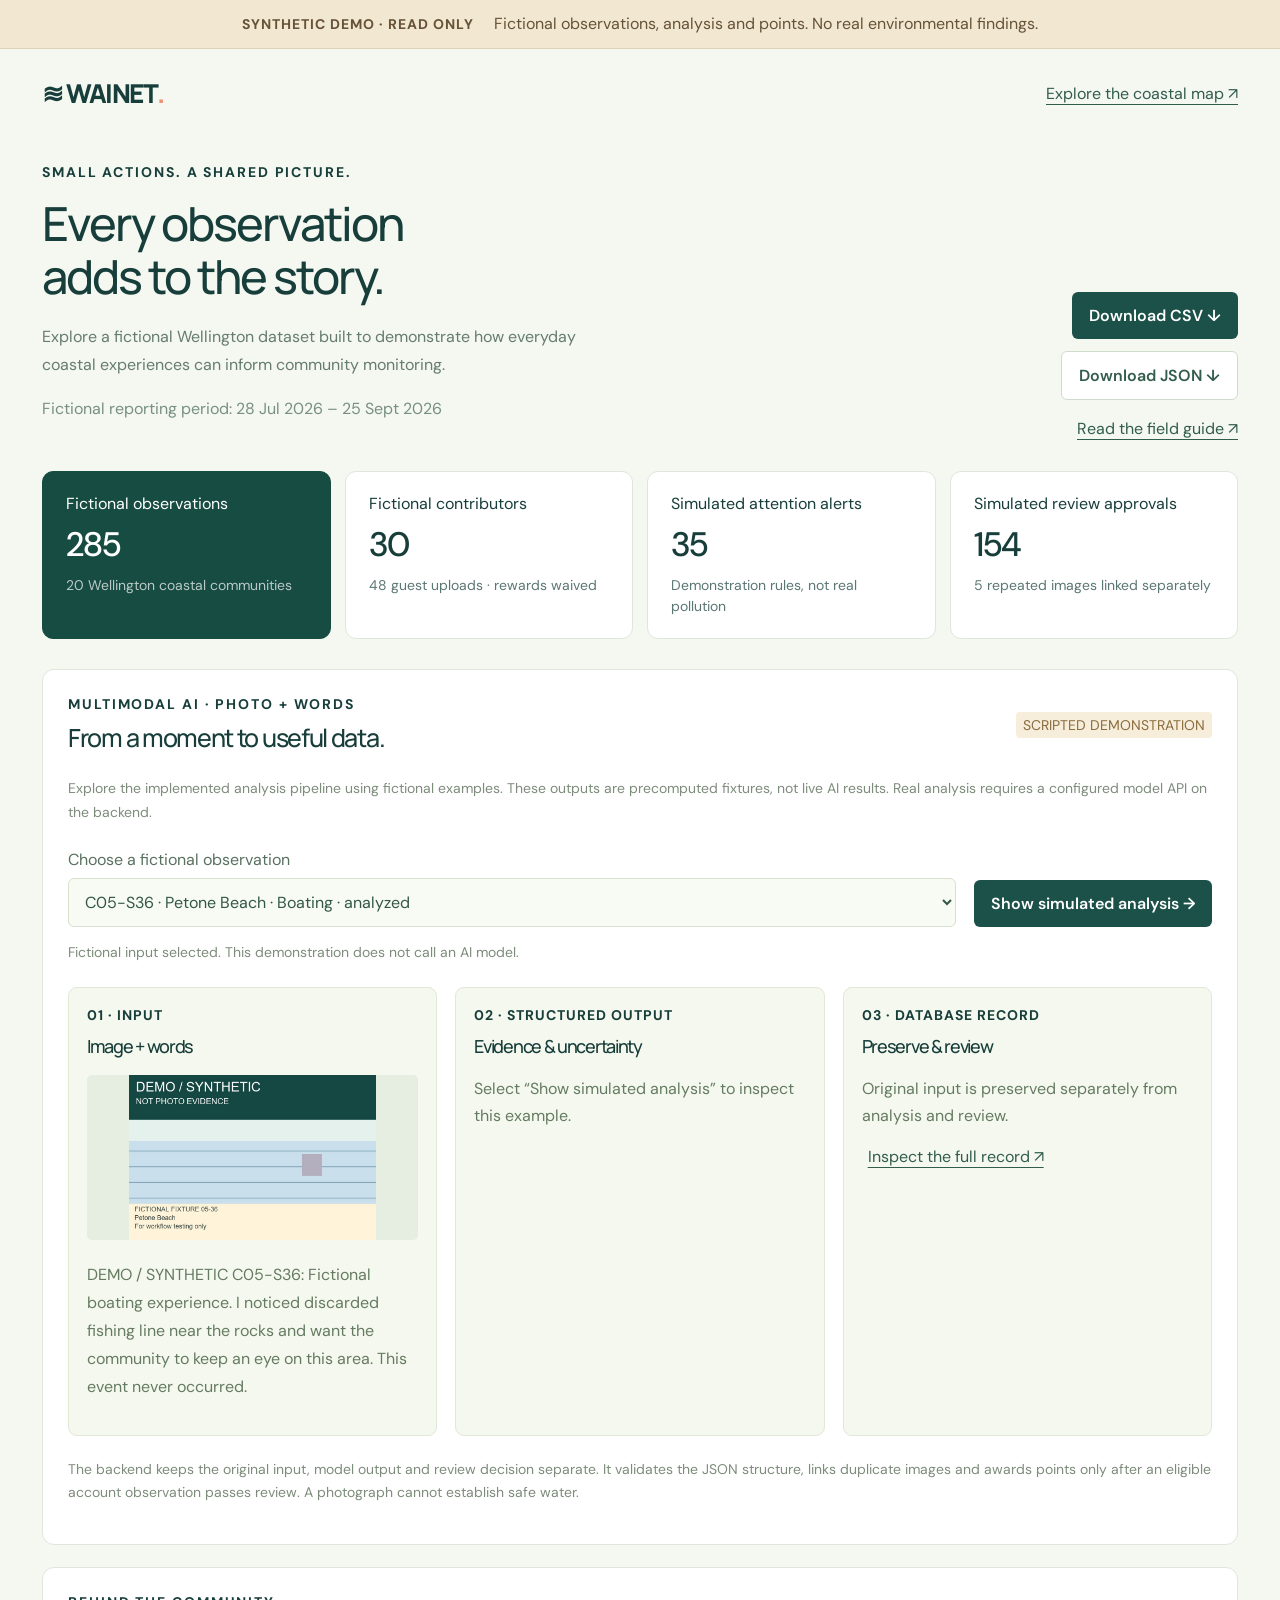
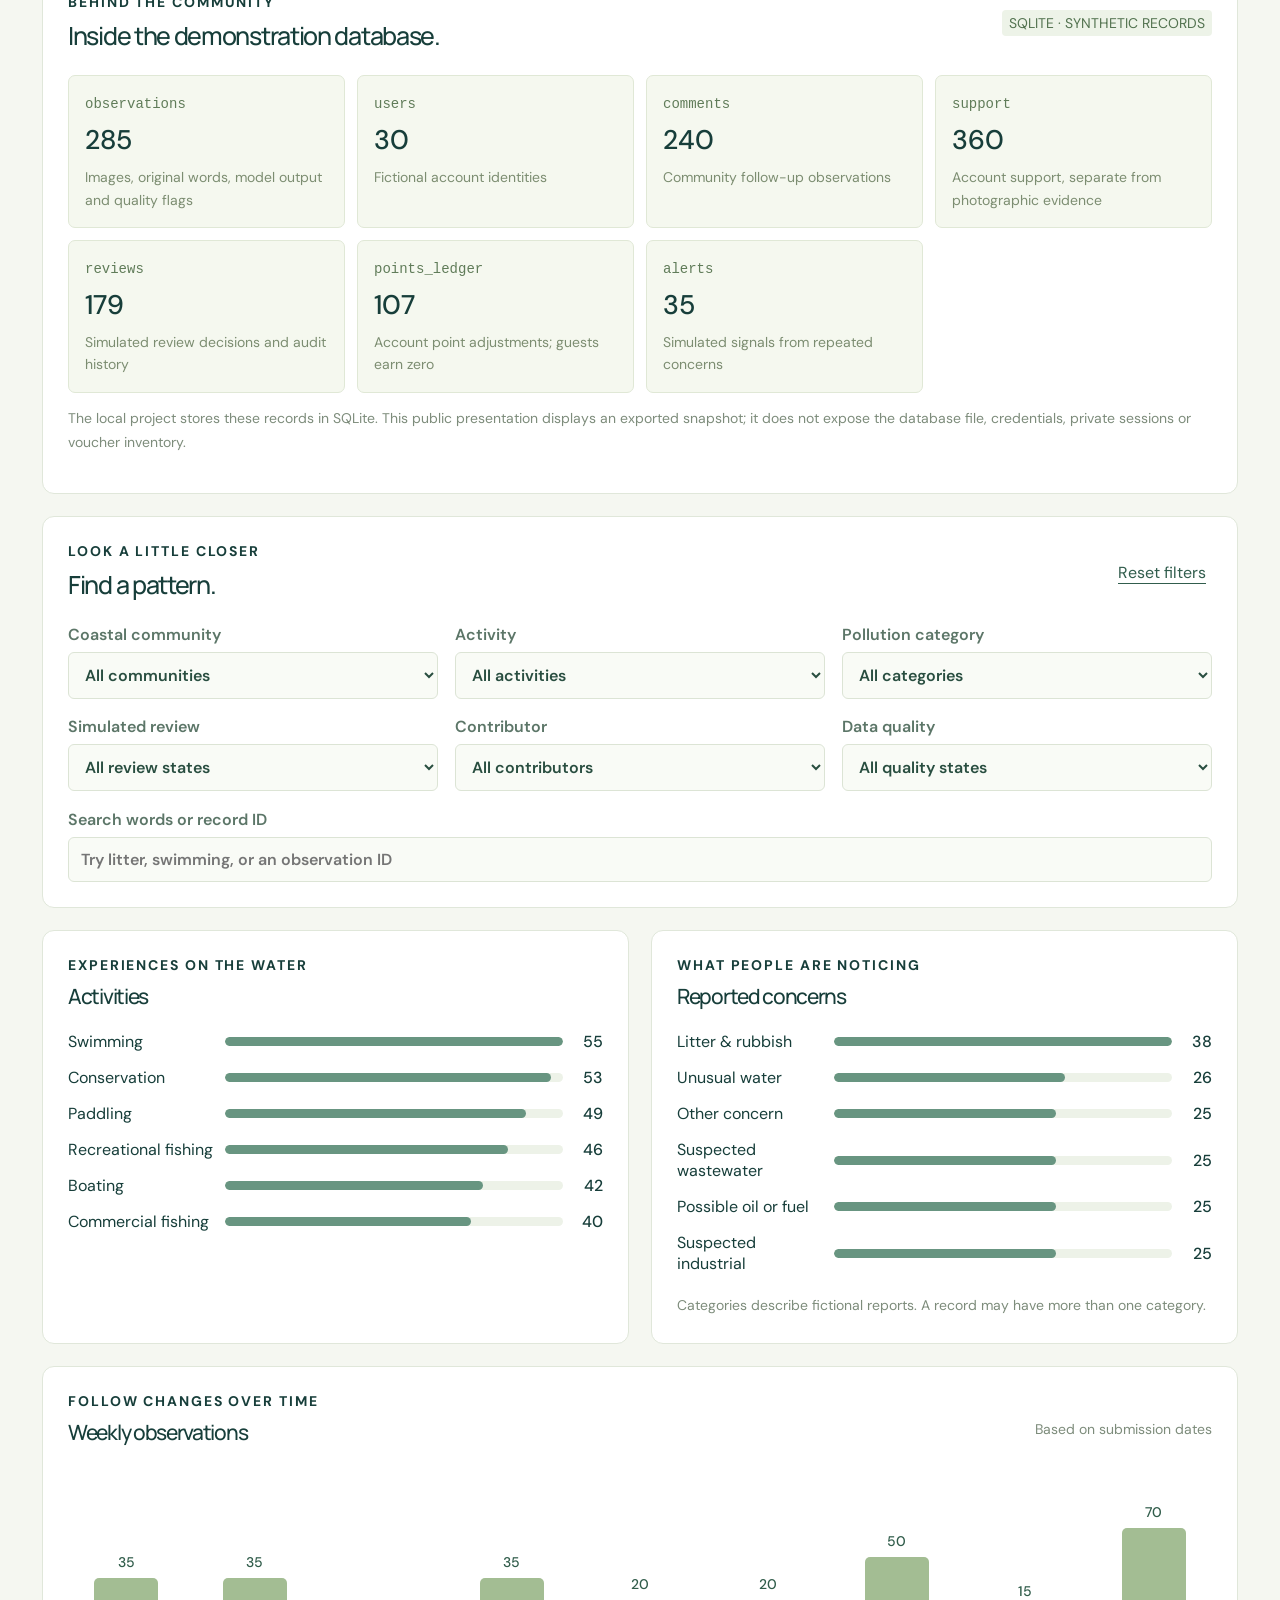
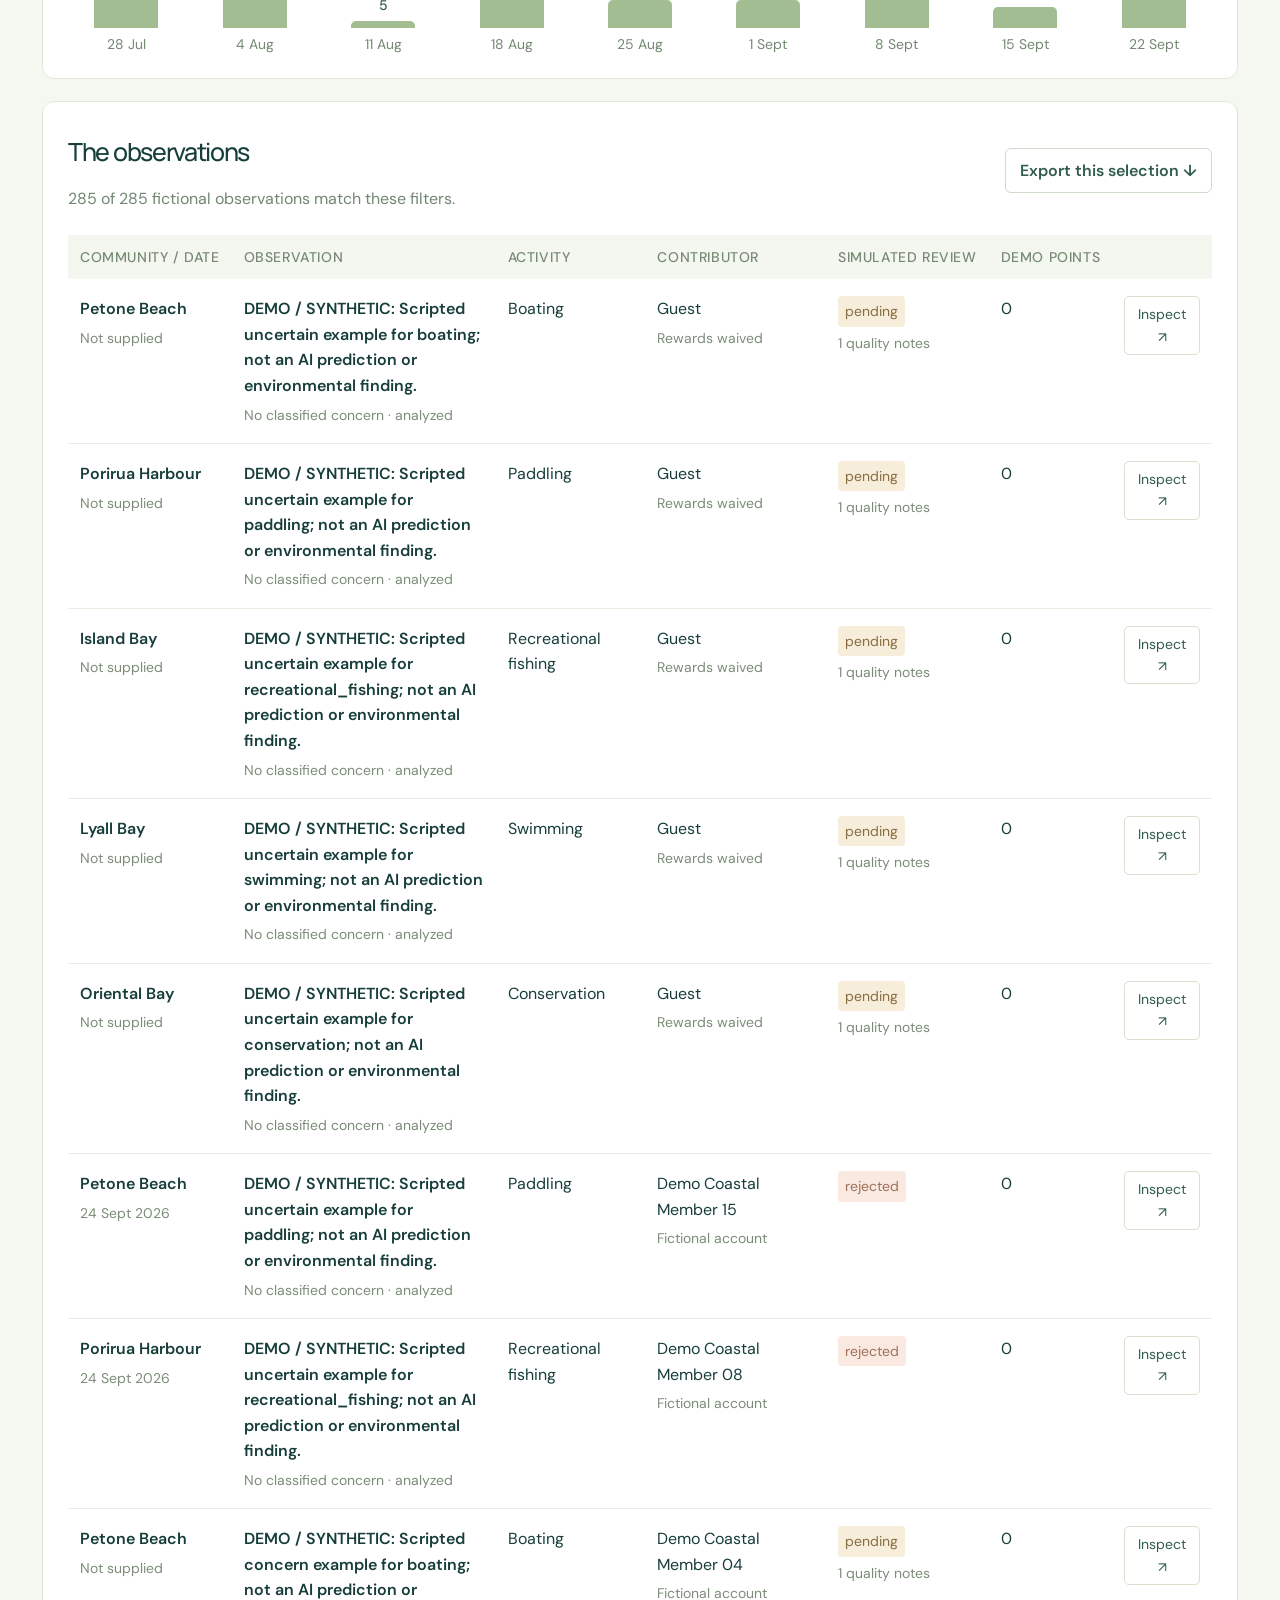
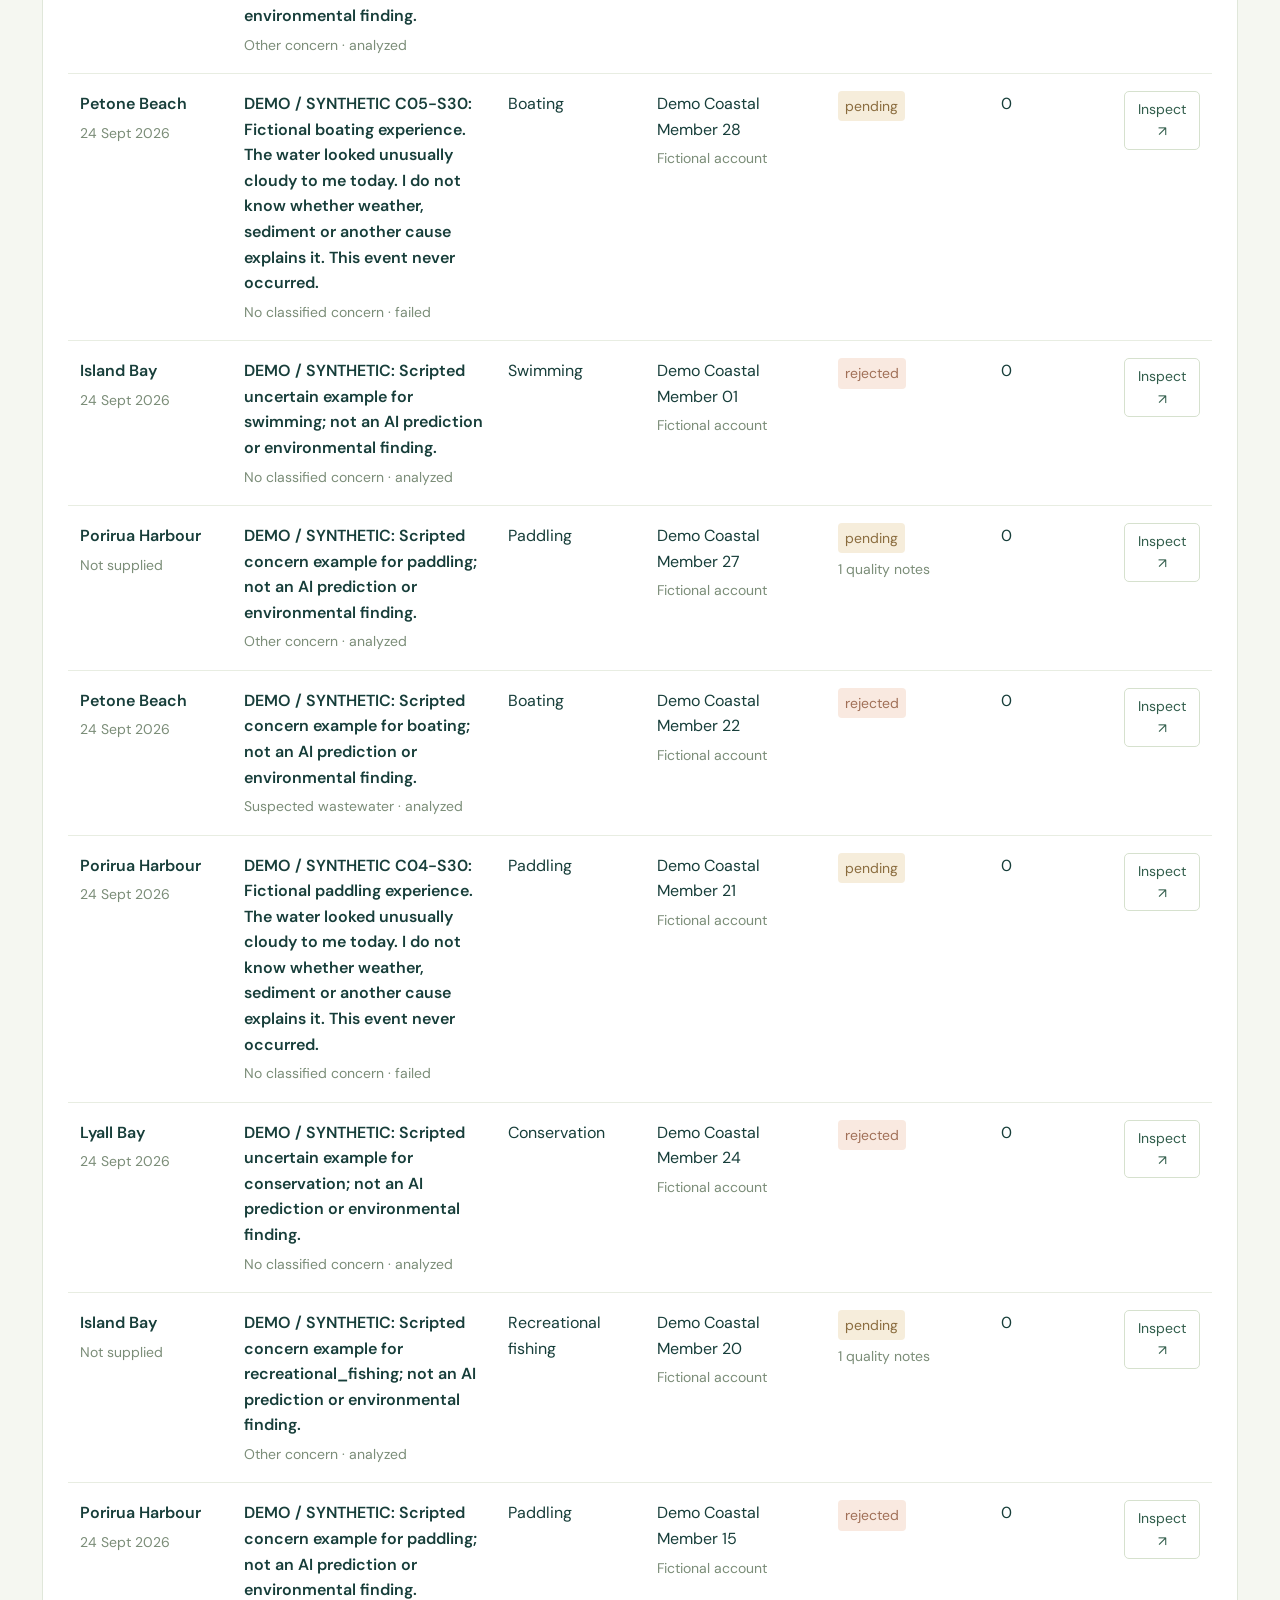
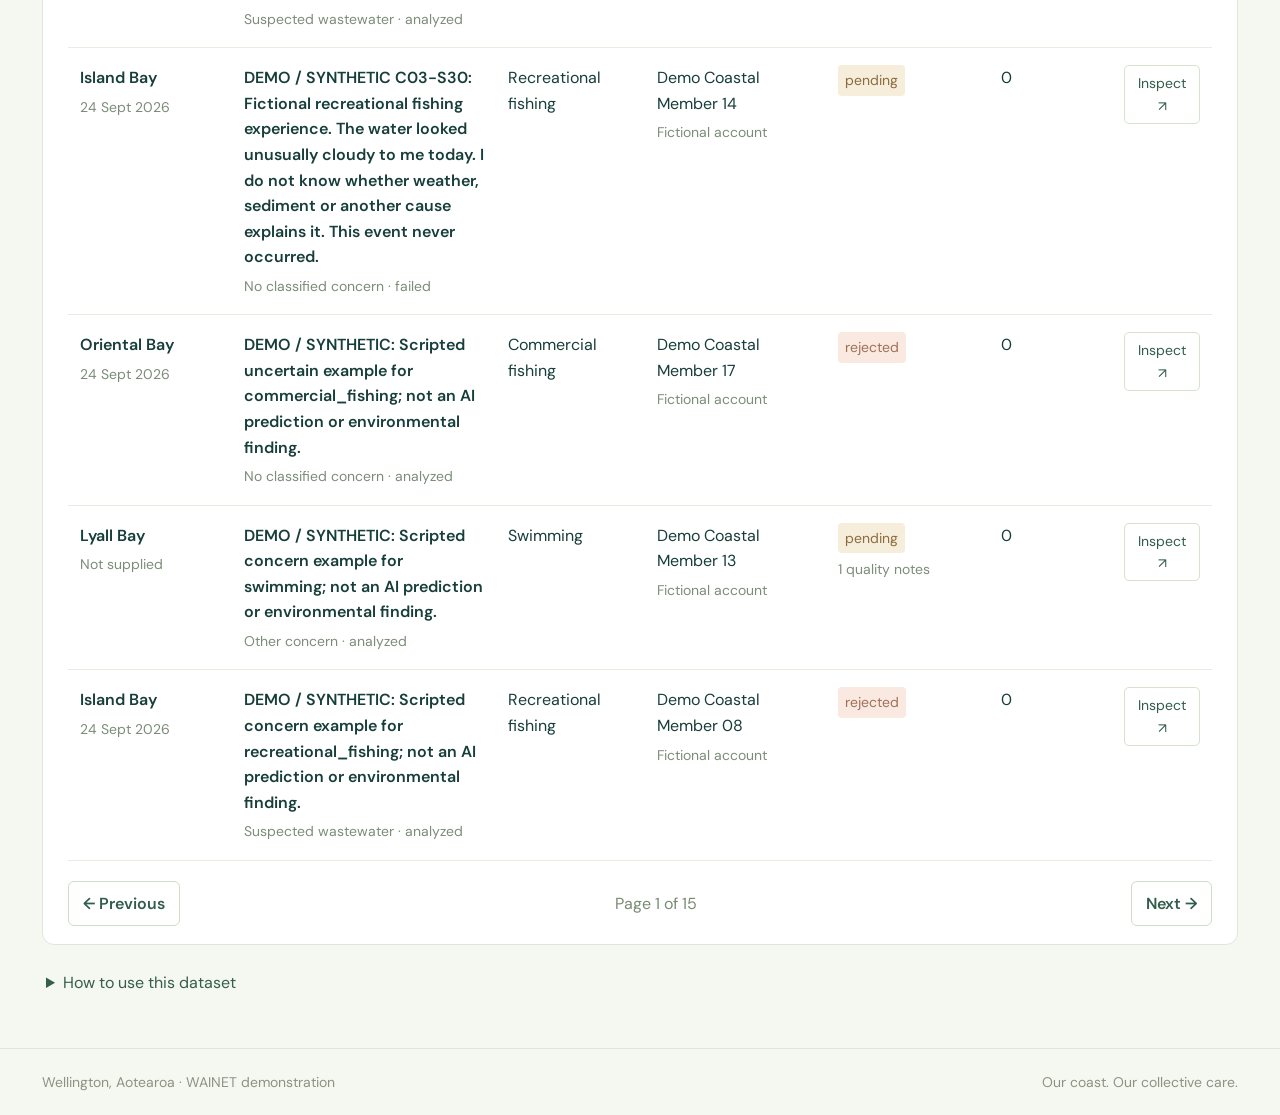
<file: docs/demo.html>
<!doctype html>
<html lang="en">
<head>
  <meta charset="utf-8"><meta name="viewport" content="width=device-width,initial-scale=1">
  <meta name="theme-color" content="#143f3b"><meta name="robots" content="noindex">
  <title>WAINET · Explore the demonstration dataset</title>
  <link rel="stylesheet" href="styles.css"><link rel="stylesheet" href="demo.css">
  <script src="demo.js" defer></script>
</head>
<body class="dataset-page" data-demo-source="data/preview.json">
  <div class="synthetic-banner"><strong>SYNTHETIC DEMO · READ ONLY</strong><span>Fictional observations, analysis and points. No real environmental findings.</span></div>
  <header class="dataset-header"><a class="brand" href="index.html" aria-label="WAINET map">≋ WAINET<span class="brand-dot">.</span></a><a class="dataset-link" href="index.html">Explore the coastal map ↗</a></header>
  <main class="dataset-main">
    <section class="dataset-intro"><div><div class="eyebrow">SMALL ACTIONS. A SHARED PICTURE.</div><h1>Every observation<br>adds to the story.</h1><p>Explore a fictional Wellington dataset built to demonstrate how everyday coastal experiences can inform community monitoring.</p><p id="dataset-period" class="dataset-period"></p></div><div class="dataset-downloads"><a class="button primary" href="downloads/observations.csv" download>Download CSV ↓</a><a class="button secondary" href="downloads/dataset.json" download>Download JSON ↓</a><a class="dataset-link" href="downloads/codebook.md" target="_blank" rel="noopener">Read the field guide ↗</a></div></section>
    <p id="dataset-error" class="form-error" role="alert"></p>
    <section id="dataset-stats" class="dataset-stats" aria-label="Dataset overview"><p>Loading demonstration data…</p></section>
    <section class="dataset-panel ai-lab" id="ai-lab" aria-labelledby="ai-title"><div class="dataset-section-head"><div><div class="eyebrow">MULTIMODAL AI · PHOTO + WORDS</div><h2 id="ai-title">From a moment to useful data.</h2></div><span class="dataset-pill pending">SCRIPTED DEMONSTRATION</span></div><p class="dataset-note">Explore the implemented analysis pipeline using fictional examples. These outputs are precomputed fixtures, not live AI results. Real analysis requires a configured model API on the backend.</p><div class="ai-controls"><label>Choose a fictional observation<select id="ai-example" aria-label="Choose a fictional observation"></select></label><button class="button primary" id="replay-ai" type="button">Show simulated analysis →</button></div><p id="ai-stage" class="dataset-note" role="status">Choose an example to examine its image, words and stored result.</p><div class="ai-pipeline"><article><div class="eyebrow">01 · INPUT</div><h3>Image + words</h3><img id="ai-photo" alt="Synthetic placeholder image"><p id="ai-words"></p></article><article><div class="eyebrow">02 · STRUCTURED OUTPUT</div><h3>Evidence & uncertainty</h3><div id="ai-output"><p class="dataset-note">Select “Show simulated analysis” to inspect the scripted output.</p></div></article><article><div class="eyebrow">03 · DATABASE RECORD</div><h3>Preserve & review</h3><div id="ai-stored"></div><button class="dataset-link" id="ai-inspect" type="button">Inspect the full record ↗</button></article></div><p class="dataset-note">The backend keeps the original input, model output and review decision separate. It validates the JSON structure, links duplicate images and awards points only after an eligible account observation passes review. A photograph cannot establish safe water.</p></section>
    <section class="dataset-panel" aria-labelledby="storage-title"><div class="dataset-section-head"><div><div class="eyebrow">BEHIND THE COMMUNITY</div><h2 id="storage-title">Inside the demonstration database.</h2></div><span class="dataset-pill">SQLITE · SYNTHETIC RECORDS</span></div><div id="database-tables" class="database-tables"></div><p class="dataset-note">The local project stores these records in SQLite. This public presentation displays an exported snapshot; it does not expose the database file, credentials, private sessions or voucher inventory.</p></section>
    <section class="dataset-workbench" aria-labelledby="filter-title"><div class="dataset-section-head"><div><div class="eyebrow">LOOK A LITTLE CLOSER</div><h2 id="filter-title">Find a pattern.</h2></div><button id="reset-filters" class="dataset-link" type="button">Reset filters</button></div>
      <div class="dataset-filters"><label>Coastal community<select id="data-community"><option value="">All communities</option></select></label><label>Activity<select id="data-activity"><option value="">All activities</option></select></label><label>Pollution category<select id="data-category"><option value="">All categories</option></select></label><label>Simulated review<select id="data-review"><option value="">All review states</option><option value="approved">Approved (simulated)</option><option value="pending">Pending</option><option value="rejected">Rejected (simulated)</option></select></label><label>Contributor<select id="data-contributor"><option value="">All contributors</option><option value="account">Registered account</option><option value="guest">Guest · rewards waived</option></select></label><label>Data quality<select id="data-quality"><option value="">All quality states</option><option value="flagged">Has quality notes</option><option value="duplicate">Repeated image</option><option value="unflagged">No quality flags</option></select></label></div>
      <label class="dataset-search">Search words or record ID<input id="data-search" type="search" placeholder="Try litter, swimming, or an observation ID"></label>
    </section>
    <section class="dataset-charts" aria-label="Filtered dataset summaries"><article class="dataset-panel"><div class="eyebrow">EXPERIENCES ON THE WATER</div><h3>Activities</h3><div id="activity-chart" class="bar-chart"></div></article><article class="dataset-panel"><div class="eyebrow">WHAT PEOPLE ARE NOTICING</div><h3>Reported concerns</h3><div id="category-chart" class="bar-chart"></div><p class="dataset-note">Categories describe fictional reports. A record may have more than one category.</p></article></section>
    <section class="dataset-panel dataset-timeline"><div class="dataset-section-head"><div><div class="eyebrow">FOLLOW CHANGES OVER TIME</div><h3>Weekly observations</h3></div><span class="dataset-note">Based on submission dates</span></div><div id="timeline-chart" class="timeline-chart"></div></section>
    <section class="dataset-panel dataset-records" aria-labelledby="records-title"><div class="dataset-section-head"><div><h2 id="records-title">The observations</h2><p id="matching-count" role="status"></p></div><button id="download-filtered" class="button secondary" type="button">Export this selection ↓</button></div>
      <div class="dataset-table-wrap" tabindex="0" aria-label="Observation table. Scroll horizontally to see every column."><table class="dataset-table"><thead><tr><th scope="col">Community / date</th><th scope="col">Observation</th><th scope="col">Activity</th><th scope="col">Contributor</th><th scope="col">Simulated review</th><th scope="col">Demo points</th><th scope="col"><span class="visually-hidden">Details</span></th></tr></thead><tbody id="dataset-rows"></tbody></table></div>
      <div class="dataset-pagination"><button id="previous-page" class="button secondary" type="button">← Previous</button><span id="page-number"></span><button id="next-page" class="button secondary" type="button">Next →</button></div>
    </section>
    <details class="dataset-method"><summary>How to use this dataset</summary><p>Use these fictional records to practise filtering, trend analysis, duplicate handling, quality checks and reward rules. Categories, sentiments, assessments and account activity were scripted, not collected from people or produced by an AI model.</p><p>Simulated alerts follow prototype thresholds. They do not describe actual pollution at these places. This balanced demonstration sample cannot estimate real pollution prevalence, model accuracy, water safety or government cost savings. Guest uploads permanently waive points; the points shown have no monetary value.</p></details>
  </main>
  <dialog id="dataset-detail"><div class="modal-head"><div><div class="eyebrow">SYNTHETIC RECORD · NOT REAL EVIDENCE</div><h2 id="record-title"></h2></div><button class="close" id="close-record" type="button" aria-label="Close record">×</button></div><div id="record-body"></div></dialog>
  <footer class="dataset-footer"><span>Wellington, Aotearoa · WAINET demonstration</span><span>Our coast. Our collective care.</span></footer>
</body>
</html>
</file>
<file: docs/styles.css>
@import url('https://fonts.googleapis.com/css2?family=DM+Sans:wght@400;450;500;550;600;650;700&family=Manrope:wght@400;500;600;650;700;750;800&display=swap');
:root{--ink:#173e3a;--muted:#77817b;--paper:#f8f9f5;--green:#1b5148;--line:#e1e6df;--coral:#ee9274}*{box-sizing:border-box}html{scroll-behavior:smooth;scroll-padding-top:90px}body{margin:0;background:var(--paper);font-family:'DM Sans',sans-serif;color:var(--ink);font-size:16px}button,input,select,textarea{font:inherit}button,a,input,select,textarea{-webkit-tap-highlight-color:transparent}button,a{touch-action:manipulation}button{cursor:pointer}a{color:inherit;text-decoration:none}button{color:inherit}button:focus-visible,a:focus-visible,select:focus-visible{outline:3px solid var(--coral);outline-offset:4px}.header{height:92px;padding:0 5.3%;display:flex;align-items:center;justify-content:space-between;background:#fcfcf8;gap:25px}.brand{font-family:'Manrope',sans-serif;font-size:30px;font-weight:800;letter-spacing:-1.5px;display:flex;align-items:center;gap:8px}.brand-icon{font-size:46px;line-height:1;transform:rotate(-12deg);font-weight:500}.brand-dot{color:var(--coral);margin-left:-8px}.header nav{display:flex;gap:32px;height:100%;align-items:center}.header nav a{font-size:16px;color:#646e68;position:relative;height:100%;display:flex;align-items:center;gap:6px}.header nav a.active{color:var(--ink);font-weight:700}.header nav a.active:after{content:'';position:absolute;bottom:21px;height:2px;background:var(--ink);width:24px;left:calc(50% - 12px)}.nav-dot,.live-dot{width:6px;height:6px;border-radius:50%;display:inline-block;background:var(--coral)}.button{border:0;border-radius:6px;padding:16px 21px;display:inline-flex;align-items:center;justify-content:center;gap:24px;font-size:16px;font-weight:600;transition:transform .2s,background .2s}.button:hover{transform:translateY(-2px)}.button.small{padding:13px 18px}.primary{background:var(--green);color:white}.primary:hover{background:#286656}.cream{background:#f5f4e9;color:var(--ink)}.hero{height:575px;position:relative;background:#456d73 url('https://images.unsplash.com/photo-1473116763249-2faaef81ccda?auto=format&fit=crop&w=2400&q=85') center 52%/cover;color:#fff;overflow:hidden}.hero-shade{position:absolute;inset:0;background:linear-gradient(90deg,rgba(8,40,39,.82),rgba(8,40,39,.4) 52%,rgba(8,40,39,.1)),linear-gradient(0deg,rgba(10,41,38,.2),transparent)}.hero-content{position:relative;padding:58px 7%;max-width:860px}.eyebrow{font-size:14px;letter-spacing:1.9px;font-weight:700;display:flex;align-items:center;gap:8px}.eyebrow.light{color:#e4ece1;font-size:14px;letter-spacing:2px}.tiny-wave{font-size:25px;margin-right:4px}h1,h2,h3{font-family:'Manrope',sans-serif;letter-spacing:-1.3px}h1{font-size:66px;line-height:1.13;font-weight:500;margin:24px 0 20px}h1 em{font-family:Georgia,serif;font-weight:400;color:#e7eacb}p{line-height:1.75}.hero-content>p{font-size:16px;color:#e0e8e4;line-height:1.85}.hero-buttons{display:flex;align-items:center;gap:27px;margin-top:27px}.hero-link{font-size:16px;display:flex;gap:19px}.hero-note{display:flex;gap:12px;align-items:center;font-size:14px;color:#e1e6df;margin-top:30px}.avatar-stack{display:flex;padding-left:3px}.avatar-stack i{width:28px;height:28px;border:2px solid #d3dcd0;border-radius:50%;background:#bda98b;color:#fff;display:grid;place-items:center;font-size:14px;font-style:normal;margin-left:-4px}.avatar-stack i:nth-child(2){background:#748d81}.avatar-stack i:nth-child(3){background:#bc9382}.avatar-stack i:nth-child(4){background:#687d82}.hero-location{position:absolute;bottom:32px;right:5.3%;font-size:16px;letter-spacing:.2px}.hero-location span{margin-right:6px}.hero-index{position:absolute;right:5.3%;top:38px;font-size:16px}.hero-index span{font-size:14px;letter-spacing:1.5px;margin-left:8px;color:#e0e5de}.intro-strip{display:grid;grid-template-columns:repeat(3,1fr);margin:0 5.3%;padding:28px 0;border-bottom:1px solid var(--line);gap:30px}.intro-strip>div{display:flex;gap:16px;align-items:center;justify-content:center}.intro-strip>div+div{border-left:1px solid var(--line)}.strip-icon{font-size:28px;font-weight:400}.intro-strip p{margin:0;font-size:16px;color:var(--muted)}.intro-strip strong{color:var(--ink);font-size:16px;font-weight:600}.section{max-width:1440px;margin:auto;padding:58px 5.3%}.section-heading{display:flex;align-items:center;justify-content:space-between;gap:20px}.section-heading h2{font-size:35px;font-weight:550;margin:12px 0 10px}.section-heading p{color:var(--muted);font-size:16px;margin:0}.location-select{display:flex;align-items:center;gap:10px;background:#fff;border:1px solid var(--line);border-radius:6px;padding:12px 14px;font-size:16px}.location-select select{border:0;background:transparent;color:var(--ink);padding-right:10px;max-width:100%}.feed-toolbar{display:flex;align-items:center;justify-content:space-between;margin:31px 0 24px;border-bottom:1px solid var(--line);padding-bottom:16px;gap:15px}.tabs{display:flex;gap:8px}.tabs button{border:0;background:transparent;padding:10px 16px;border-radius:5px;font-size:16px;color:#747e77}.tabs button.selected{background:var(--green);color:#fff}.sort-label{font-size:14px;color:var(--muted)}.sort-label select{background:none;border:0;font-size:16px;color:var(--ink);margin-left:7px}.community-layout{display:grid;grid-template-columns:minmax(0,1fr) 290px;gap:28px}.post-grid{display:grid;grid-template-columns:repeat(2,minmax(0,1fr));gap:23px}.post-card{border:1px solid var(--line);background:#fff;border-radius:9px;overflow:hidden;display:flex;flex-direction:column}.post-photo{height:208px;position:relative;background:linear-gradient(135deg,#abc7c1,#46766b);overflow:hidden}.post-photo img{width:100%;height:100%;object-fit:cover;transition:transform .5s}.post-card:hover .post-photo img{transform:scale(1.025)}.photo-fallback{height:100%;display:grid;place-items:center;color:#eff1df;font-size:95px}.tag{position:absolute;top:14px;left:14px;border-radius:4px;padding:6px 9px;font-size:14px;font-weight:600;background:#fbfcf4ec;color:var(--green)}.tag.concern{background:#fff0df;color:#99654d}.post-content{padding:19px 20px 0;flex:1}.author-row{display:flex;align-items:center;gap:9px;font-size:14px}.avatar{width:29px;height:29px;border-radius:50%;background:#e4e9df;display:grid;place-items:center;font-size:14px;color:#586955;flex-shrink:0}.author-name{font-weight:600}.post-date{display:block;color:#91998e;font-size:14px;margin-top:2px}.more{margin-left:auto;font-size:14px;letter-spacing:.6px;color:#8c958c}.post-place{font-size:14px;letter-spacing:.2px;color:#73867a;margin-top:17px}.post-title{font-size:18px;line-height:1.4;letter-spacing:-.5px;margin:8px 0;font-weight:650}.post-body{font-size:16px;color:#7e857d;line-height:1.8;margin:0 0 13px;display:-webkit-box;-webkit-line-clamp:3;-webkit-box-orient:vertical;overflow:hidden}.post-status{display:inline-flex;font-size:14px;color:#a37045;background:#fbf1e4;padding:5px 8px;border-radius:4px;margin-bottom:14px}.post-footer{border-top:1px solid #edf0ea;margin:0 20px;padding:13px 0;display:flex;align-items:center;gap:18px}.post-footer button{border:0;background:transparent;color:#788377;font-size:16px;padding:3px 0}.post-footer button[aria-pressed=true]{color:#b15e48}.post-footer .read-story{margin-left:auto;font-size:14px;color:var(--ink)}.watch-card{background:#eaf0e6;border:1px solid #dde5d6;border-radius:8px;padding:24px}.watch-card h3{font-size:25px;line-height:1.35;font-weight:550;margin:18px 0 11px;letter-spacing:-.8px}.watch-card p{font-size:16px;color:#6c7b6b}.watch-card .button{width:100%;font-size:16px;padding:14px 8px;gap:10px}.watch-card small{display:block;text-align:center;line-height:1.6;color:#7b8674;font-size:14px;margin-top:12px}.watch-art{height:103px;position:relative;overflow:hidden;margin:12px 0 18px;border-bottom:1px solid #bacbbb}.watch-art span{position:absolute;color:#bbab71;font-size:37px;left:135px;top:0}.watch-art b{position:absolute;left:0;top:29px;font-size:80px;font-family:Georgia;font-weight:400;color:#91ac9a;transform:scaleX(3);width:100%;letter-spacing:8px}.watch-art b:nth-last-child(2){top:44px;left:20px;color:#b3c6b1}.watch-art b:last-child{top:61px;left:-20px;color:#668b76}.action-card{padding:27px 4px 20px}.action-card .eyebrow{font-size:14px;letter-spacing:1.2px}.action-card h3{font-size:19px;line-height:1.5;font-weight:600;letter-spacing:-.5px;margin:12px 0 19px}.action-card ol{list-style:none;padding:0;margin:0}.action-card li{display:flex;gap:12px;margin:17px 0}.action-card li>span{font-size:14px;background:#edf0e6;border-radius:50%;width:25px;height:25px;display:grid;place-items:center;flex-shrink:0}.action-card strong{font-size:16px;font-weight:600}.action-card p{font-size:14px;color:#85907f;margin:4px 0}.text-button{border:0;background:none;padding:5px 0;font-size:14px;text-align:left;text-decoration:underline;text-underline-offset:4px}.guideline{display:flex;border-top:1px solid var(--line);padding:19px 0;gap:12px}.guideline>span{font-size:24px}.guideline p{font-size:14px;color:#7f887b;margin:0}.guideline strong{font-size:14px;color:#51634e;font-weight:600}.feed-end{display:flex;gap:13px;align-items:center;justify-content:center;font-size:14px;color:#8d9688;padding:33px 0 0;text-align:center}.feed-end span{height:1px;flex:1;background:var(--line)}.places{padding-top:14px;padding-bottom:55px}.places-caption{font-size:16px;color:#84907d}.place-grid{display:grid;grid-template-columns:repeat(3,1fr);gap:22px;margin-top:23px}.place-grid button{height:195px;border:0;text-align:left;color:white;border-radius:8px;background:linear-gradient(0deg,#153b37c9,transparent),var(--place-image) center/cover;padding:24px;display:flex;flex-direction:column;justify-content:flex-end;gap:8px;transition:transform .2s}.place-grid button:hover{transform:translateY(-4px)}.place-grid button>span{font-size:14px;letter-spacing:1.5px}.place-grid strong{font-size:21px;font-weight:500;display:flex;justify-content:space-between}.place-grid i{font-style:normal}.photo-note{color:#8c9387;font-size:14px;text-align:right}.closing{background:#e9eee2;text-align:center;padding:37px 20px 43px}.closing>span{font-size:38px;color:#7e9a82}.closing h2{font-weight:500;font-size:32px;line-height:1.4;margin:5px 0 23px}.closing .button{border:1px solid #d6dfcf;font-size:16px}footer{padding:32px 5.3%;display:flex;justify-content:space-between;align-items:center;gap:20px}footer .brand{font-size:24px}footer .brand-icon{font-size:35px}footer p,footer>span{font-size:14px;color:#8a9483}.footer-dot{color:#94a788;margin-left:7px}.demo-bar{background:#edf0e8;padding:11px 5.3%;font-size:14px;letter-spacing:1px;color:#69775f;display:flex;gap:17px;justify-content:center}.demo-bar span{letter-spacing:0}dialog{border:1px solid var(--line);border-radius:13px;padding:30px;width:min(580px,calc(100% - 28px));color:var(--ink);background:var(--paper);max-height:90vh;overflow-y:auto}dialog::backdrop{background:#0b2928aa;backdrop-filter:blur(4px)}.modal-head{display:flex;justify-content:space-between;gap:20px;align-items:flex-start;margin-bottom:20px}.modal-head h2{font-size:25px;margin:10px 0 0}.close{border:0;background:#e8ede2;border-radius:50%;width:30px;height:30px;font-size:21px;flex-shrink:0}form label{display:block;font-size:16px;font-weight:600;margin:16px 0}form input:not([type=file]),form textarea,form select,.comment-form input,.comment-form textarea{width:100%;border:1px solid #d6ded2;background:#fff;border-radius:5px;padding:11px;margin-top:7px;color:var(--ink)}textarea{resize:vertical}.form-row{display:grid;grid-template-columns:1fr 1fr;gap:15px}.upload{padding:15px;border:1px dashed #9aad94;border-radius:6px}.upload span{display:block;font-size:14px;color:#809075;margin:7px 0}.upload input{font-size:16px;max-width:100%}#photo-preview{max-width:100%;max-height:190px;border-radius:6px}.form-note{font-size:14px;color:#788570}.form-error{font-size:16px;color:#b34f3a}.detail-image{width:100%;max-height:290px;object-fit:cover;border-radius:7px}.detail-body{white-space:pre-wrap;overflow-wrap:anywhere;color:#65765d}.detail-meta{font-size:16px;color:#86947e}.detail-heading{font-size:27px;margin-bottom:10px}.comments{border-top:1px solid var(--line);margin-top:22px;padding-top:10px}.comment{background:#edf0e8;border-radius:5px;padding:11px 14px;margin:10px 0;font-size:16px;overflow-wrap:anywhere}.comment p{margin:5px 0;white-space:pre-wrap}.comment small{color:#7b8874}.report-note{font-size:14px;color:#86927d}.empty-state{grid-column:1/-1;background:#edf1e7;text-align:center;padding:65px 20px;border-radius:8px}.empty-state h3{font-size:23px}.empty-state p{color:var(--muted)}#toast{position:fixed;bottom:23px;left:50%;transform:translate(-50%,20px);background:var(--ink);color:#fff;padding:14px 23px;border-radius:7px;opacity:0;pointer-events:none;transition:.2s;z-index:10;font-size:16px;max-width:90%}#toast.visible{opacity:1;transform:translate(-50%,0)}[hidden]{display:none!important}@media(min-width:1500px){.hero-content{padding-left:calc((100vw - 1230px)/2)}.hero{height:610px}.hero-content{padding-top:70px}}@media(max-width:1100px){.header nav{gap:19px}.community-layout{grid-template-columns:minmax(0,1fr) 250px;gap:20px}.watch-card{padding:19px}.post-content{padding:16px 14px 0}.post-footer{margin:0 14px;gap:12px}.post-photo{height:175px}.hero-content{padding-left:5.3%}.brand{font-size:26px}.header{gap:16px}}@media(max-width:850px){.header{height:78px}.header nav a{font-size:16px}.header nav a:nth-child(2),.header nav a:nth-child(4){display:none}.header nav{gap:18px}.community-layout{grid-template-columns:1fr}.community-layout aside{display:grid;grid-template-columns:1fr 1fr;gap:24px}.guideline{grid-column:1/-1}.post-photo{height:230px}.intro-strip{gap:15px}.intro-strip>div{gap:10px}.intro-strip strong{font-size:14px}.intro-strip p{font-size:14px}.hero{height:570px}.hero-location{bottom:20px}.places-caption{display:none}.place-grid strong{font-size:17px}.place-grid button{padding:18px}}@media(max-width:580px){.header{padding:0 5%;gap:8px;height:72px}.brand{font-size:24px}.brand-icon{font-size:34px}.header nav{display:none}.header .button{font-size:14px;padding:12px}.hero{height:580px}.hero-content{padding-top:57px}.hero .eyebrow{font-size:14px;letter-spacing:1.4px}.hero-index{display:none}h1{font-size:50px;margin-top:24px}.hero-content>p{font-size:16px}.hero-buttons{align-items:flex-start;flex-direction:column;gap:21px}.hero-note{font-size:14px;margin-top:27px}.hero-location{font-size:14px}.intro-strip{grid-template-columns:1fr;padding:23px 0;gap:19px}.intro-strip>div{justify-content:flex-start;gap:17px}.intro-strip>div+div{border:0}.strip-icon{width:28px;text-align:center}.intro-strip strong{font-size:16px}.intro-strip p{font-size:14px}.section{padding:38px 5%}.section-heading{align-items:flex-start;flex-direction:column;gap:19px}.section-heading h2{font-size:30px}.section-heading p{font-size:16px}.eyebrow{font-size:14px}.feed-toolbar{align-items:flex-start;flex-direction:column;margin-top:21px}.tabs{width:100%;gap:4px}.tabs button{padding:10px;font-size:14px;flex:1;white-space:nowrap}.sort-label{align-self:flex-end}.post-grid{grid-template-columns:1fr;gap:22px}.post-photo{height:230px}.post-content{padding:19px 20px 0}.post-title{font-size:20px}.post-body{font-size:16px}.post-footer{margin:0 20px}.community-layout aside{grid-template-columns:1fr}.watch-card{padding:25px}.watch-art{max-width:250px;margin-inline:auto}.action-card{padding:0 5px}.guideline{padding-top:20px}.place-grid{grid-template-columns:1fr;gap:15px}.place-grid button{height:180px;padding:24px}.place-grid strong{font-size:24px}.photo-note{text-align:left}.closing h2{font-size:28px}footer{flex-wrap:wrap;padding:24px 5%;gap:8px}footer p{width:100%;order:3}.demo-bar{flex-direction:column;gap:5px;text-align:center;line-height:1.5}dialog{padding:22px}.form-row{grid-template-columns:1fr;gap:0}.form-row label{margin:9px 0}}@media(prefers-reduced-motion:reduce){html{scroll-behavior:auto}*,*:before,*:after{transition:none!important}}
</file>
<file: docs/demo.css>
.synthetic-banner{display:flex;align-items:center;justify-content:center;flex-wrap:wrap;gap:6px 20px;padding:12px 20px;background:#f2e8d2;color:#655237;font:16px/1.5 'DM Sans',system-ui,sans-serif;border-bottom:1px solid #ded1b6}.synthetic-banner strong{font-size:14px;letter-spacing:1px}.synthetic-banner a{text-decoration:underline;text-underline-offset:3px}.demo-preview .synthetic-banner{min-height:48px}.demo-preview .coast-explorer.section{height:calc(100dvh - 124px)}.demo-preview #header-account,.demo-preview #open-rewards,.demo-preview #comment-form,.demo-preview [data-like],.demo-preview #download-report,.demo-preview [data-concern-download]{display:none!important}.demo-preview .community-actions{margin-top:12px}.demo-preview .explorer-copy{top:24px}.dataset-page{background:#f5f7f1;color:#173e3a}.dataset-header{height:88px;display:flex;align-items:center;justify-content:space-between;gap:24px;max-width:1320px;margin:auto;padding:0 42px}.dataset-header .brand{font-size:26px}.dataset-link{font-size:16px;background:transparent;border:0;color:#315d4d;text-decoration:underline;text-underline-offset:5px;cursor:pointer}.dataset-main{max-width:1320px;margin:auto;padding:26px 42px 50px}.dataset-intro{display:flex;justify-content:space-between;align-items:flex-end;gap:40px;margin-bottom:32px}.dataset-intro h1{font-size:47px;letter-spacing:-2px;margin:16px 0 20px;font-weight:500}.dataset-intro p{font-size:16px;color:#657c6e;max-width:580px}.dataset-intro .dataset-period{font-size:16px;color:#779080}.dataset-downloads{display:flex;flex-wrap:wrap;gap:12px;justify-content:flex-end;max-width:320px;flex-shrink:0}.dataset-downloads .dataset-link{width:100%;text-align:right;margin-top:6px}.dataset-downloads .button{font-size:16px;gap:12px;padding:13px 17px}.secondary{background:white;color:#325c4b;border:1px solid #cfdccc}.dataset-stats{display:grid;grid-template-columns:repeat(4,minmax(0,1fr));gap:14px;margin-bottom:30px}.dataset-stat{background:#fff;border:1px solid #e0e7da;border-radius:11px;padding:21px 23px}.dataset-stat:first-child{background:#174c43;color:white;border-color:#174c43}.dataset-stat strong{display:block;font-size:34px;letter-spacing:-1px;font-weight:500;margin:8px 0}.dataset-stat span{font-size:16px}.dataset-stat small{display:block;font-size:14px;opacity:.7;line-height:1.5}.dataset-workbench,.dataset-panel{background:#fff;border:1px solid #e0e7da;border-radius:12px;padding:25px;margin-bottom:22px}.dataset-section-head{display:flex;justify-content:space-between;align-items:center;gap:20px;margin-bottom:22px}.dataset-section-head h2{font-size:25px;font-weight:500;margin:7px 0 0}.dataset-section-head h3{margin:5px 0;font-size:20px;font-weight:500}.dataset-filters{display:grid;grid-template-columns:repeat(3,minmax(0,1fr));gap:17px}.dataset-filters label,.dataset-search{font-size:16px;font-weight:600;color:#5c7668;display:block}.dataset-filters select,.dataset-search input{display:block;width:100%;padding:11px 12px;margin-top:7px;border:1px solid #dce4d5;border-radius:6px;color:#294e40;background:#f9fbf6;font-size:16px;min-width:0}.dataset-search{margin-top:18px}.dataset-filters select:focus,.dataset-search input:focus{outline:2px solid #a9bea5;outline-offset:2px}.dataset-charts{display:grid;grid-template-columns:1fr 1fr;gap:22px}.dataset-charts .dataset-panel{min-width:0}.dataset-panel h3{font-size:21px;font-weight:500;margin:8px 0 21px}.bar-chart{display:flex;flex-direction:column;gap:15px}.bar-row{display:grid;grid-template-columns:145px minmax(0,1fr) 28px;align-items:center;gap:12px;font-size:16px}.bar-track{height:9px;border-radius:10px;background:#edf2e8;overflow:hidden}.bar-fill{height:100%;border-radius:10px;background:#689581}.bar-row b{font-weight:500;text-align:right}.dataset-note{font-size:14px;color:#7d8c7b;line-height:1.7}.dataset-charts .dataset-note{margin-top:20px;margin-bottom:0}.timeline-chart{display:flex;gap:12px;align-items:flex-end;padding-top:14px;min-height:125px}.timeline-bin{flex:1;min-width:0;display:flex;flex-direction:column;align-items:center;gap:7px;font-size:14px;color:#748872}.timeline-bin b{font-weight:500;color:#315d4b}.timeline-bar{width:100%;max-width:64px;border-radius:5px 5px 0 0;background:#a3bd93;min-height:2px}.timeline-bin span{white-space:nowrap;font-size:14px}.dataset-records{padding-bottom:18px}.dataset-records .dataset-section-head p{font-size:16px;color:#728671;margin-bottom:0}.dataset-records .button{font-size:16px;padding:11px 14px;gap:6px}.dataset-table-wrap{overflow:auto;max-width:100%}.dataset-table{width:100%;border-collapse:collapse;font-size:16px;text-align:left}.dataset-table th{font-size:14px;font-weight:500;color:#768974;text-transform:uppercase;letter-spacing:.6px;background:#f4f7ef;padding:13px 12px;white-space:nowrap}.dataset-table td{padding:17px 12px;border-bottom:1px solid #e8ede2;vertical-align:top;line-height:1.6}.dataset-table td:first-child{min-width:126px}.dataset-table td:nth-child(2){min-width:210px;max-width:300px}.dataset-table strong{font-size:16px;font-weight:600;display:block}.dataset-table small{font-size:14px;color:#7b8d78;display:block;margin-top:5px}.dataset-pill{display:inline-block;padding:4px 7px;background:#edf3e8;color:#52724f;border-radius:4px;font-size:14px;white-space:nowrap}.dataset-pill.pending{background:#f6eddb;color:#8a6c3e}.dataset-pill.rejected{background:#f9e9e0;color:#a07057}.dataset-inspect{font-size:14px;color:#315d4b;border:1px solid #d6e1ce;border-radius:5px;background:white;padding:6px 9px}.dataset-pagination{display:flex;justify-content:space-between;align-items:center;gap:15px;margin-top:20px;font-size:16px;color:#798b72}.dataset-pagination .button:disabled{cursor:default}.dataset-method{padding:5px 4px;font-size:16px;color:#72866c}.dataset-method summary{cursor:pointer;color:#355f49}.dataset-method p{max-width:920px;font-size:16px}.dataset-footer{border-top:1px solid #dfe7d7;max-width:1320px;margin:auto;padding:24px 42px;display:flex;justify-content:space-between;gap:20px;font-size:14px;color:#7c8d77}#dataset-detail{width:min(760px,calc(100% - 28px))}#record-title{font-size:23px;overflow-wrap:anywhere}.record-image{width:100%;height:240px;object-fit:contain;border-radius:7px;background:#e9f0e6}.record-facts{display:grid;grid-template-columns:1fr 1fr;gap:12px;margin:20px 0}.record-facts>div{padding:12px;border-radius:6px;background:#edf2e7;font-size:16px;overflow-wrap:anywhere}.record-facts span{display:block;color:#7e8d73;font-size:14px;margin-bottom:5px}#record-body h3{font-size:17px;letter-spacing:-.5px;margin:22px 0 8px}#record-body p{font-size:16px;overflow-wrap:anywhere}#record-body pre{white-space:pre-wrap;overflow-wrap:anywhere;background:#edf2e7;border-radius:7px;padding:14px;font-size:16px;line-height:1.7}.dataset-page .visually-hidden{position:absolute;width:1px;height:1px;overflow:hidden;clip:rect(0,0,0,0)}@media(max-width:850px){.dataset-header{padding:0 24px}.dataset-main{padding:20px 24px 35px}.dataset-intro{align-items:flex-start;flex-direction:column;gap:18px}.dataset-downloads{max-width:none;justify-content:flex-start}.dataset-downloads .dataset-link{width:auto;text-align:left;margin-left:10px}.dataset-charts{grid-template-columns:1fr}.dataset-stats{grid-template-columns:1fr 1fr}.dataset-filters{grid-template-columns:1fr 1fr}.dataset-footer{padding:22px 24px}}@media(max-width:560px){.synthetic-banner{padding:10px 14px;gap:4px 12px;text-align:center;font-size:14px}.synthetic-banner span{width:100%;font-size:14px}.demo-preview .synthetic-banner{min-height:80px}.demo-preview .coast-explorer.section{height:calc(100dvh - 144px)}.demo-preview .explorer-copy{top:auto}.dataset-header{height:74px;padding:0 16px;gap:10px}.dataset-header .brand{font-size:22px}.dataset-header .dataset-link{font-size:14px}.dataset-main{padding:15px 16px 28px}.dataset-intro h1{font-size:36px;letter-spacing:-1.5px}.dataset-intro p{font-size:16px}.dataset-stats{gap:10px}.dataset-stat{padding:16px}.dataset-stat strong{font-size:29px}.dataset-workbench,.dataset-panel{padding:18px}.dataset-section-head{gap:12px}.dataset-section-head h2{font-size:22px}.dataset-filters{gap:13px}.bar-row{grid-template-columns:118px minmax(0,1fr) 24px;gap:9px;font-size:14px}.dataset-downloads{gap:8px}.dataset-downloads .dataset-link{margin:8px 0 0;width:100%;text-align:left}.dataset-records .dataset-section-head{align-items:flex-start;flex-direction:column}.timeline-chart{gap:5px}.timeline-bin span{font-size:14px;writing-mode:vertical-rl;transform:rotate(180deg)}.dataset-footer{flex-direction:column;gap:6px;padding:20px 16px}.record-facts{grid-template-columns:1fr}.record-image{height:190px}}
.ai-controls{display:flex;align-items:flex-end;gap:18px;margin:24px 0 8px}.ai-controls label{font-size:16px;color:#58715e;flex:1;min-width:0}.ai-controls select{display:block;width:100%;margin-top:8px;padding:12px;border:1px solid #d7e1ce;border-radius:6px;background:#f8faf4;color:#325843;font-size:16px}.ai-controls .button{font-size:16px;white-space:nowrap;padding:13px 17px}.ai-pipeline{display:grid;grid-template-columns:1fr 1fr 1fr;gap:18px;margin:22px 0}.ai-pipeline>article{background:#f5f8ef;border:1px solid #e0e8d6;border-radius:9px;padding:18px;min-width:0}.ai-pipeline h3{font-size:18px;margin:10px 0 17px}.ai-pipeline .eyebrow{font-size:14px;letter-spacing:1px}.ai-pipeline img{width:100%;height:165px;object-fit:contain;background:#e5eee0;border-radius:5px}.ai-pipeline p{font-size:16px;color:#657b61;overflow-wrap:anywhere}.ai-pipeline pre{white-space:pre-wrap;overflow-wrap:anywhere;max-height:320px;overflow:auto;font-size:14px;line-height:1.7}.ai-pipeline summary{font-size:16px;cursor:pointer}.ai-pipeline dl{font-size:16px;margin:0}.ai-pipeline dt{font-size:14px;color:#7b8c70;margin-top:12px}.ai-pipeline dd{margin:5px 0;overflow-wrap:anywhere}.database-tables{display:grid;grid-template-columns:repeat(4,minmax(0,1fr));gap:12px}.database-tables article{background:#f5f8ef;border:1px solid #e0e8d6;border-radius:7px;padding:16px;min-width:0}.database-tables code{font-size:14px;color:#607c59;overflow-wrap:anywhere}.database-tables strong{display:block;font-size:27px;font-weight:500;margin:9px 0}.database-tables p{font-size:14px;color:#7c8d71;line-height:1.6;margin:0}@media(max-width:1000px){.ai-pipeline{grid-template-columns:1fr 1fr}.ai-pipeline>article:last-child{grid-column:1/-1}.database-tables{grid-template-columns:repeat(3,minmax(0,1fr))}}@media(max-width:620px){.ai-controls{align-items:stretch;flex-direction:column}.ai-controls .button{white-space:normal}.ai-pipeline{grid-template-columns:1fr}.ai-pipeline>article:last-child{grid-column:auto}.database-tables{grid-template-columns:repeat(2,minmax(0,1fr))}.ai-lab .dataset-section-head{align-items:flex-start;flex-direction:column}}

/* Public photo + words demo: do not hide [data-compose] controls.
   Accounts, rewards and server-only actions remain restricted above. */
.demo-preview .header{padding-right:258px!important;gap:14px}
.demo-preview .header-end{min-width:0;gap:10px}
.demo-preview .coast-explorer .explorer-copy{max-height:calc(100% - 64px);overflow-y:auto;overscroll-behavior:contain}
@media(max-width:1380px){.demo-preview .header-location{display:none}}
@media(max-width:1180px){.demo-preview .header #header-register{display:none}}
@media(max-width:700px){.demo-preview .header{padding-right:122px!important}.demo-preview .header .resources-header-button{display:none}.demo-preview .header-end{gap:6px}}
</file>
